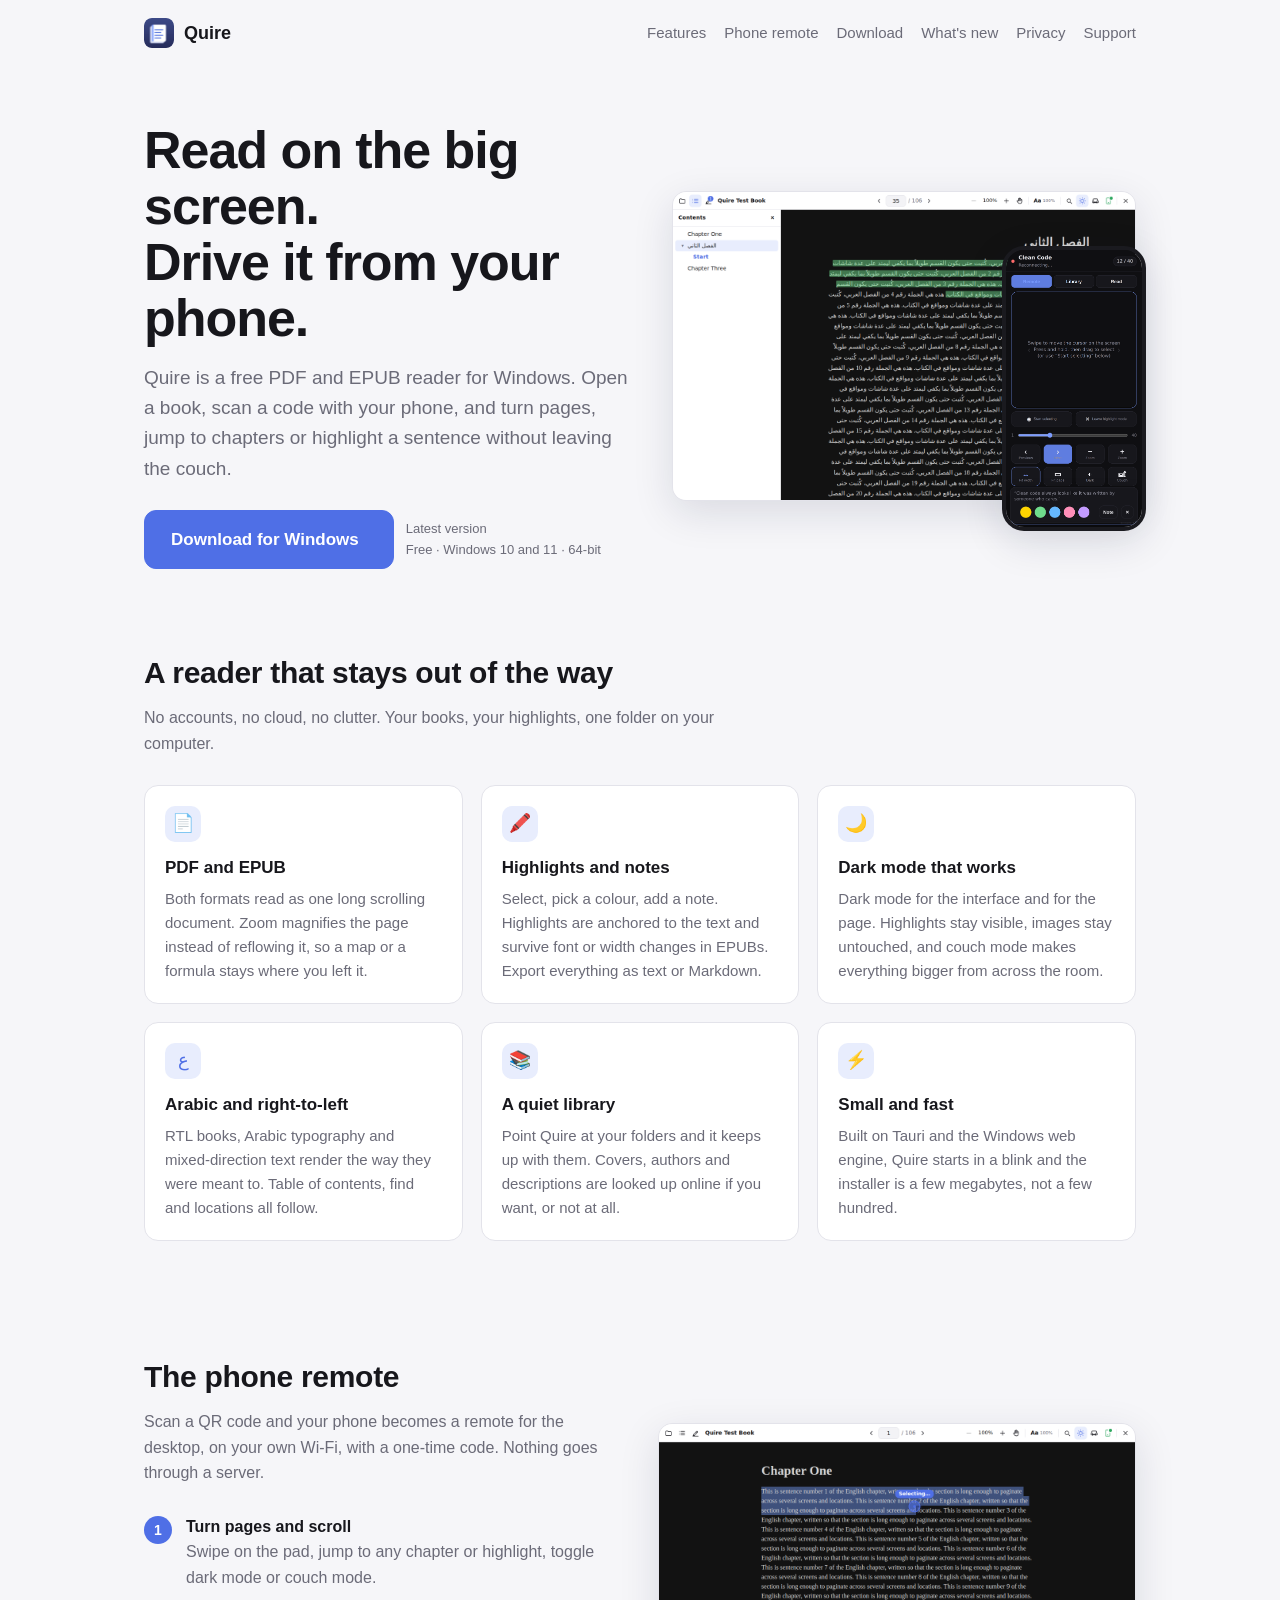
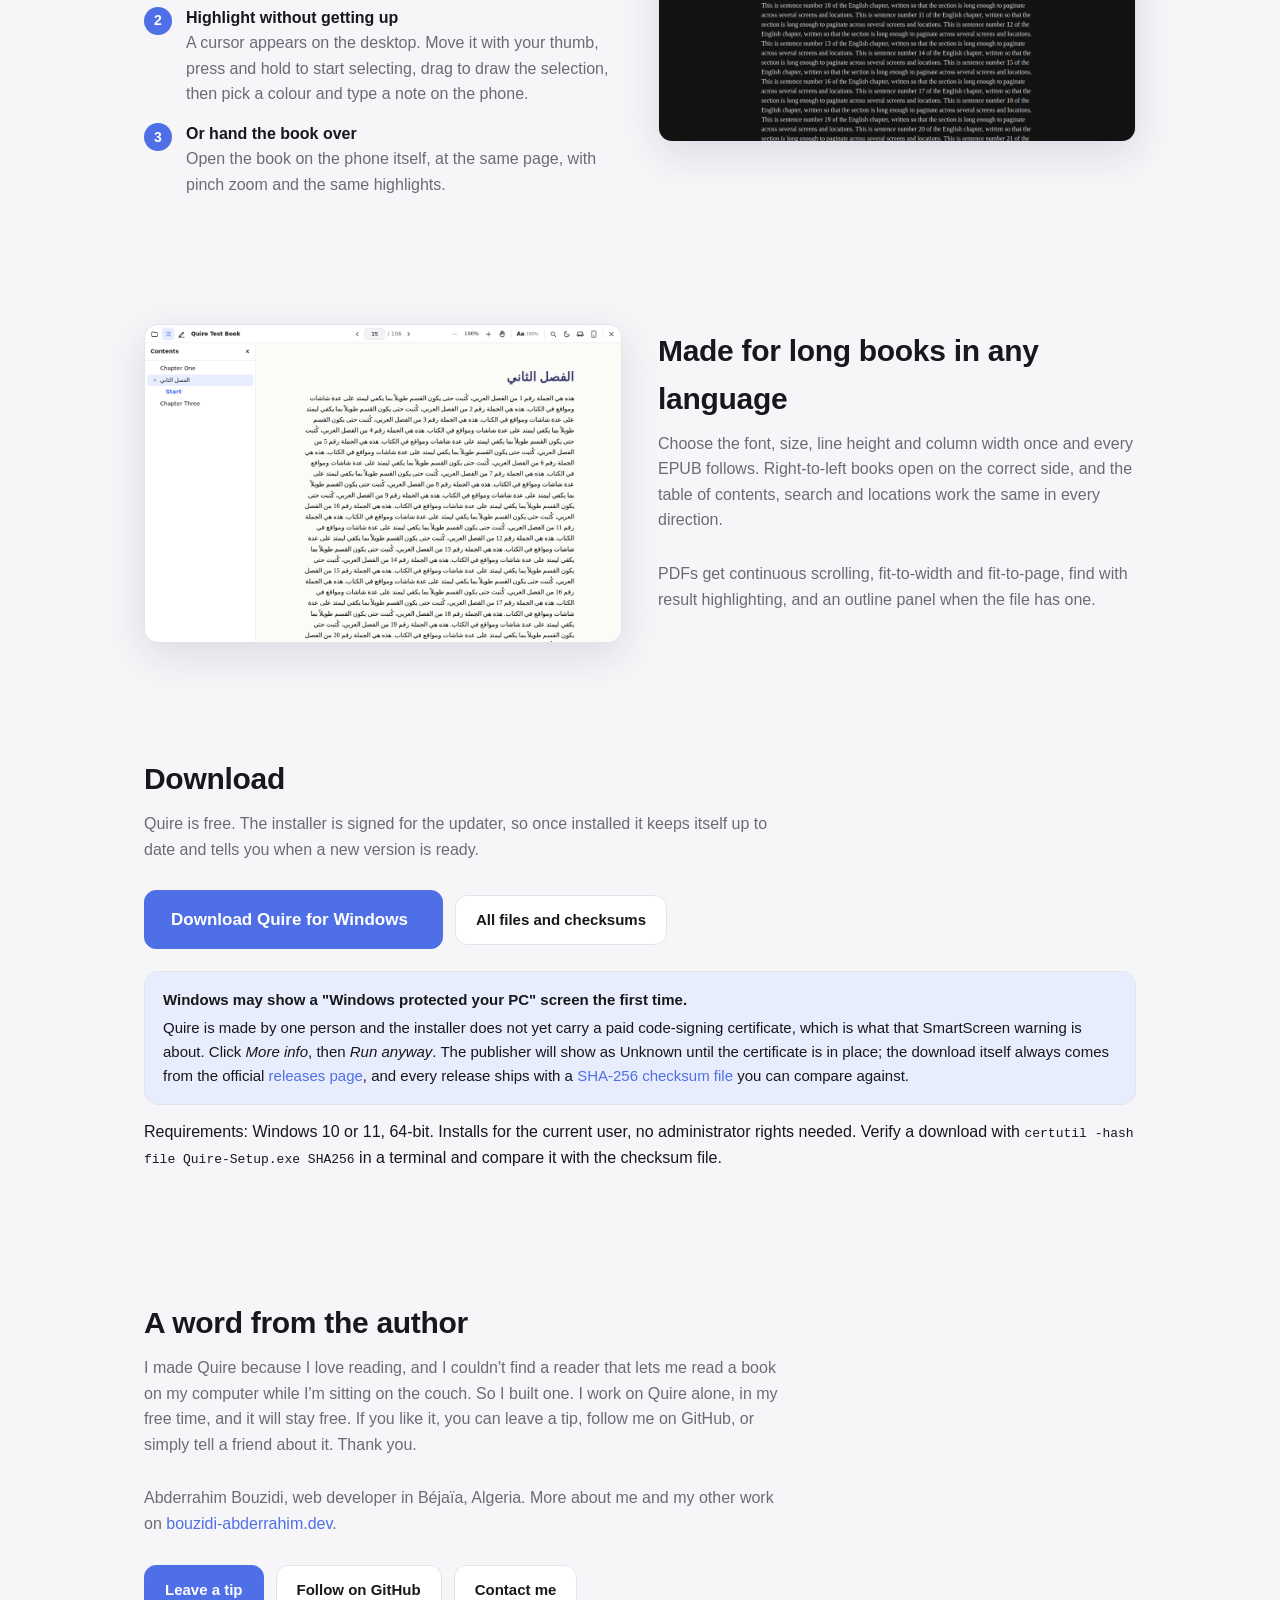
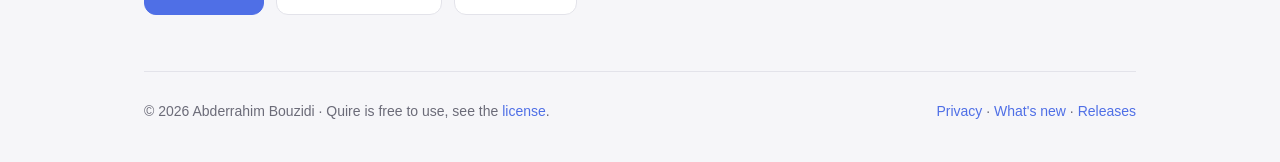
<file: index.html>
<!doctype html>
<html lang="en">
<head>
  <meta charset="utf-8">
  <meta name="viewport" content="width=device-width, initial-scale=1">
  <title>Quire — a free PDF and EPUB reader with a phone remote</title>
  <meta name="description" content="Quire is a fast, free PDF and EPUB reader for Windows. Highlights and notes, dark mode, Arabic and right-to-left books, and a phone remote to turn pages and highlight from your couch.">
  <meta property="og:title" content="Quire — a free PDF and EPUB reader with a phone remote">
  <meta property="og:description" content="Read PDFs and EPUBs on your desktop, turn pages and highlight from your phone. Free, no accounts, no telemetry.">
  <meta property="og:image" content="img/reader-dark.png">
  <meta name="theme-color" content="#4f6fe6">
  <link rel="icon" href="img/favicon.png">
  <link rel="apple-touch-icon" href="img/icon-256.png">
  <link rel="stylesheet" href="style.css">
</head>
<body>
  <div class="wrap">
    <header class="top">
      <a class="brand" href="./"><img src="img/icon-256.png" alt=""> Quire</a>
      <nav class="nav">
        <a href="#features">Features</a>
        <a href="#remote">Phone remote</a>
        <a href="#download">Download</a>
        <a href="changelog.html">What's new</a>
        <a href="privacy.html">Privacy</a>
        <a href="#support">Support</a>
      </nav>
    </header>

    <main>
      <div class="hero">
        <div>
          <h1>Read on the big screen.<br>Drive it from your phone.</h1>
          <p class="lead">Quire is a free PDF and EPUB reader for Windows. Open a book, scan a code with your phone, and turn pages, jump to chapters or highlight a sentence without leaving the couch.</p>
          <div class="cta">
            <a class="btn primary big" href="download/" data-download>
              Download for Windows <small data-version></small>
            </a>
            <span class="meta"><span data-version-line>Latest version</span><br>Free · Windows 10 and 11 · 64-bit<span data-downloads hidden class="dl-count"></span></span>
          </div>
        </div>
        <div class="hero-shots">
          <img class="shot" src="img/reader-dark.png" alt="Quire reading a PDF in dark mode with highlights" width="1280" height="800">
          <img class="phone" src="img/phone-remote.png" alt="The Quire phone remote" width="541" height="1101">
        </div>
      </div>

      <section id="features">
        <h2>A reader that stays out of the way</h2>
        <p class="sub">No accounts, no cloud, no clutter. Your books, your highlights, one folder on your computer.</p>
        <div class="grid">
          <div class="card"><div class="ico">📄</div><h3>PDF and EPUB</h3><p>Both formats read as one long scrolling document. Zoom magnifies the page instead of reflowing it, so a map or a formula stays where you left it.</p></div>
          <div class="card"><div class="ico">🖍️</div><h3>Highlights and notes</h3><p>Select, pick a colour, add a note. Highlights are anchored to the text and survive font or width changes in EPUBs. Export everything as text or Markdown.</p></div>
          <div class="card"><div class="ico">🌙</div><h3>Dark mode that works</h3><p>Dark mode for the interface and for the page. Highlights stay visible, images stay untouched, and couch mode makes everything bigger from across the room.</p></div>
          <div class="card"><div class="ico">ع</div><h3>Arabic and right-to-left</h3><p>RTL books, Arabic typography and mixed-direction text render the way they were meant to. Table of contents, find and locations all follow.</p></div>
          <div class="card"><div class="ico">📚</div><h3>A quiet library</h3><p>Point Quire at your folders and it keeps up with them. Covers, authors and descriptions are looked up online if you want, or not at all.</p></div>
          <div class="card"><div class="ico">⚡</div><h3>Small and fast</h3><p>Built on Tauri and the Windows web engine, Quire starts in a blink and the installer is a few megabytes, not a few hundred.</p></div>
        </div>
      </section>

      <section id="remote">
        <div class="split">
          <div>
            <h2>The phone remote</h2>
            <p class="sub">Scan a QR code and your phone becomes a remote for the desktop, on your own Wi-Fi, with a one-time code. Nothing goes through a server.</p>
            <ol class="steps">
              <li><b>Turn pages and scroll</b>Swipe on the pad, jump to any chapter or highlight, toggle dark mode or couch mode.</li>
              <li><b>Highlight without getting up</b>A cursor appears on the desktop. Move it with your thumb, press and hold to start selecting, drag to draw the selection, then pick a colour and type a note on the phone.</li>
              <li><b>Or hand the book over</b>Open the book on the phone itself, at the same page, with pinch zoom and the same highlights.</li>
            </ol>
          </div>
          <img class="shot" src="img/remote-cursor.png" alt="Selecting text on the desktop with the remote cursor" width="1280" height="800">
        </div>
      </section>

      <section>
        <div class="split reverse">
          <div>
            <h2>Made for long books in any language</h2>
            <p class="sub">Choose the font, size, line height and column width once and every EPUB follows. Right-to-left books open on the correct side, and the table of contents, search and locations work the same in every direction.</p>
            <p class="sub">PDFs get continuous scrolling, fit-to-width and fit-to-page, find with result highlighting, and an outline panel when the file has one.</p>
          </div>
          <img class="shot" src="img/reader-arabic.png" alt="An Arabic EPUB in Quire" width="1280" height="800">
        </div>
      </section>

      <section id="download">
        <h2>Download</h2>
        <p class="sub">Quire is free. The installer is signed for the updater, so once installed it keeps itself up to date and tells you when a new version is ready.</p>
        <div class="cta" style="margin-bottom:22px">
          <a class="btn primary big" href="download/" data-download>Download Quire for Windows <small data-version></small></a>
          <a class="btn" href="https://github.com/moumbou/quire-releases/releases/latest" data-release-page>All files and checksums</a>
        </div>
        <div class="note">
          <b>Windows may show a "Windows protected your PC" screen the first time.</b>
          Quire is made by one person and the installer does not yet carry a paid code-signing certificate, which is what that SmartScreen warning is about. Click <i>More info</i>, then <i>Run anyway</i>. The publisher will show as Unknown until the certificate is in place; the download itself always comes from the official
          <a href="https://github.com/moumbou/quire-releases/releases" >releases page</a>, and every release ships with a <a href="https://github.com/moumbou/quire-releases/releases/latest" data-sums>SHA-256 checksum file</a> you can compare against.
        </div>
        <p class="small muted" style="margin-top:14px">Requirements: Windows 10 or 11, 64-bit. Installs for the current user, no administrator rights needed. Verify a download with <code>certutil -hashfile Quire-Setup.exe SHA256</code> in a terminal and compare it with the checksum file.</p>
      </section>

      <section id="support">
        <h2>A word from the author</h2>
        <p class="sub">I made Quire because I love reading, and I couldn't find a reader that lets me read a book on my computer while I'm sitting on the couch. So I built one. I work on Quire alone, in my free time, and it will stay free. If you like it, you can leave a tip, follow me on GitHub, or simply tell a friend about it. Thank you.</p>
        <p class="sub">Abderrahim Bouzidi, web developer in Béjaïa, Algeria. More about me and my other work on <a href="https://bouzidi-abderrahim.dev/en">bouzidi-abderrahim.dev</a>.</p>
        <div class="cta">
          <a class="btn primary" href="https://ko-fi.com/moumbou">Leave a tip</a>
          <a class="btn" href="https://github.com/moumbou">Follow on GitHub</a>
          <a class="btn" href="https://bouzidi-abderrahim.dev/en#contact">Contact me</a>
        </div>
      </section>
    </main>

    <footer>
      <span>© 2026 Abderrahim Bouzidi · Quire is free to use, see the <a href="license.html">license</a>.</span>
      <span><a href="privacy.html">Privacy</a> · <a href="changelog.html">What's new</a> · <a href="https://github.com/moumbou/quire-releases/releases">Releases</a></span>
    </footer>
  </div>
  <script src="site.js"></script>
</body>
</html>
</file>
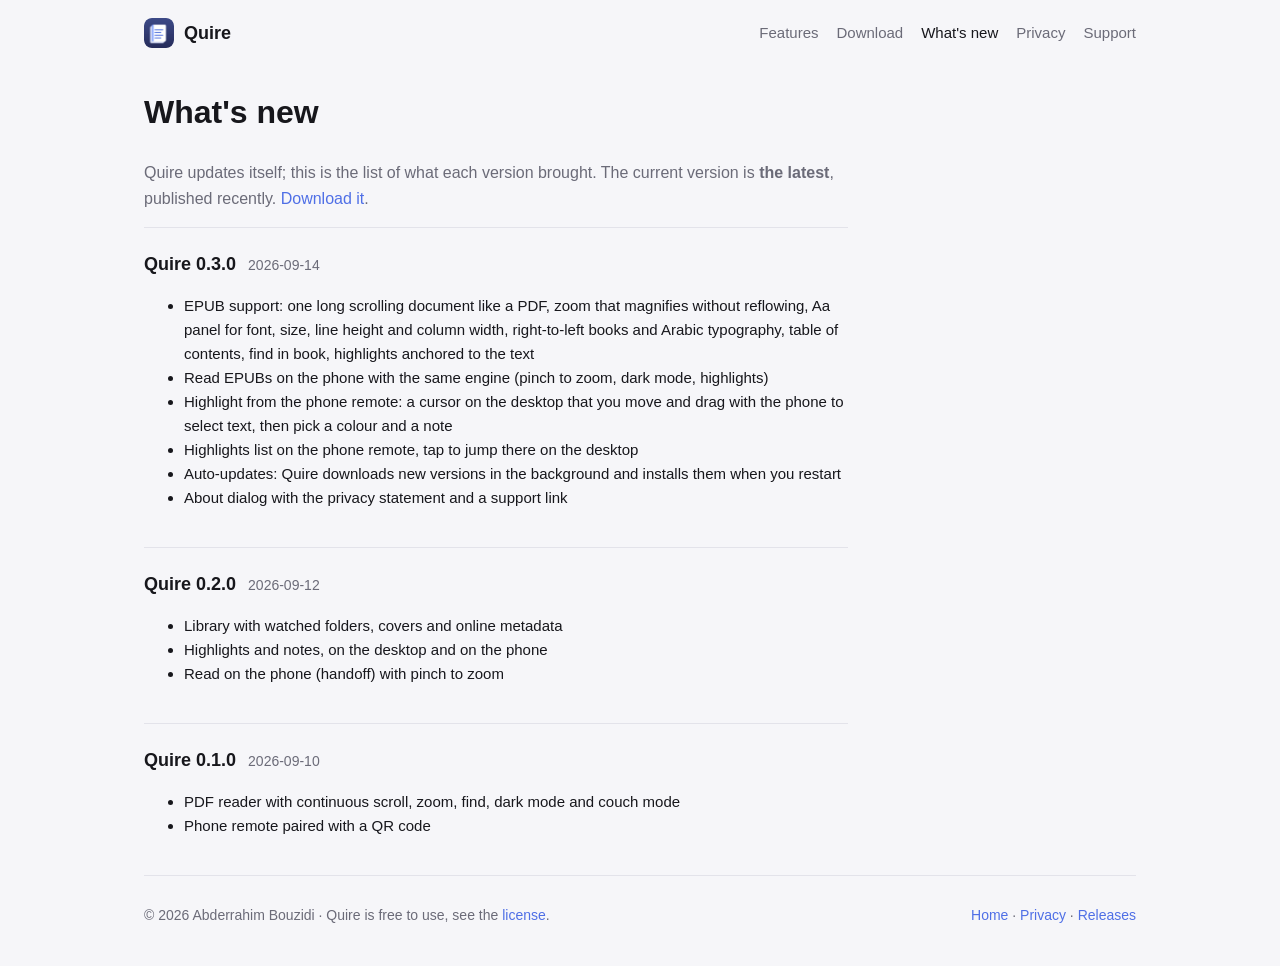
<file: changelog.html>
<!doctype html>
<html lang="en">
<head>
  <meta charset="utf-8">
  <meta name="viewport" content="width=device-width, initial-scale=1">
  <title>What's new — Quire</title>
  <meta name="description" content="Release notes for every version of Quire.">
  <link rel="icon" href="img/favicon.png">
  <link rel="stylesheet" href="style.css">
</head>
<body>
  <div class="wrap">
    <header class="top">
      <a class="brand" href="./"><img src="img/icon-256.png" alt=""> Quire</a>
      <nav class="nav">
        <a href="./#features">Features</a>
        <a href="./#download">Download</a>
        <a href="changelog.html" class="on">What's new</a>
        <a href="privacy.html">Privacy</a>
        <a href="./#support">Support</a>
      </nav>
    </header>

    <main class="prose">
      <h1>What's new</h1>
      <p class="muted">Quire updates itself; this is the list of what each version brought. The current version is <b data-version>the latest</b>, published <span data-date>recently</span>. <a href="download/" data-download>Download it</a>.</p>
      <div data-changelog>
<article class="release" id="v0.3.0"><h3>Quire 0.3.0 <span class="date">2026-09-14</span></h3><div class="body"><ul><li>EPUB support: one long scrolling document like a PDF, zoom that magnifies without reflowing, Aa panel for font, size, line height and column width, right-to-left books and Arabic typography, table of contents, find in book, highlights anchored to the text</li><li>Read EPUBs on the phone with the same engine (pinch to zoom, dark mode, highlights)</li><li>Highlight from the phone remote: a cursor on the desktop that you move and drag with the phone to select text, then pick a colour and a note</li><li>Highlights list on the phone remote, tap to jump there on the desktop</li><li>Auto-updates: Quire downloads new versions in the background and installs them when you restart</li><li>About dialog with the privacy statement and a support link</li></ul></div></article>
<article class="release" id="v0.2.0"><h3>Quire 0.2.0 <span class="date">2026-09-12</span></h3><div class="body"><ul><li>Library with watched folders, covers and online metadata</li><li>Highlights and notes, on the desktop and on the phone</li><li>Read on the phone (handoff) with pinch to zoom</li></ul></div></article>
<article class="release" id="v0.1.0"><h3>Quire 0.1.0 <span class="date">2026-09-10</span></h3><div class="body"><ul><li>PDF reader with continuous scroll, zoom, find, dark mode and couch mode</li><li>Phone remote paired with a QR code</li></ul></div></article>
      </div>
    </main>

    <footer>
      <span>© 2026 Abderrahim Bouzidi · Quire is free to use, see the <a href="license.html">license</a>.</span>
      <span><a href="./">Home</a> · <a href="privacy.html">Privacy</a> · <a href="https://github.com/moumbou/quire-releases/releases">Releases</a></span>
    </footer>
  </div>
  <script src="site.js"></script>
</body>
</html>
</file>
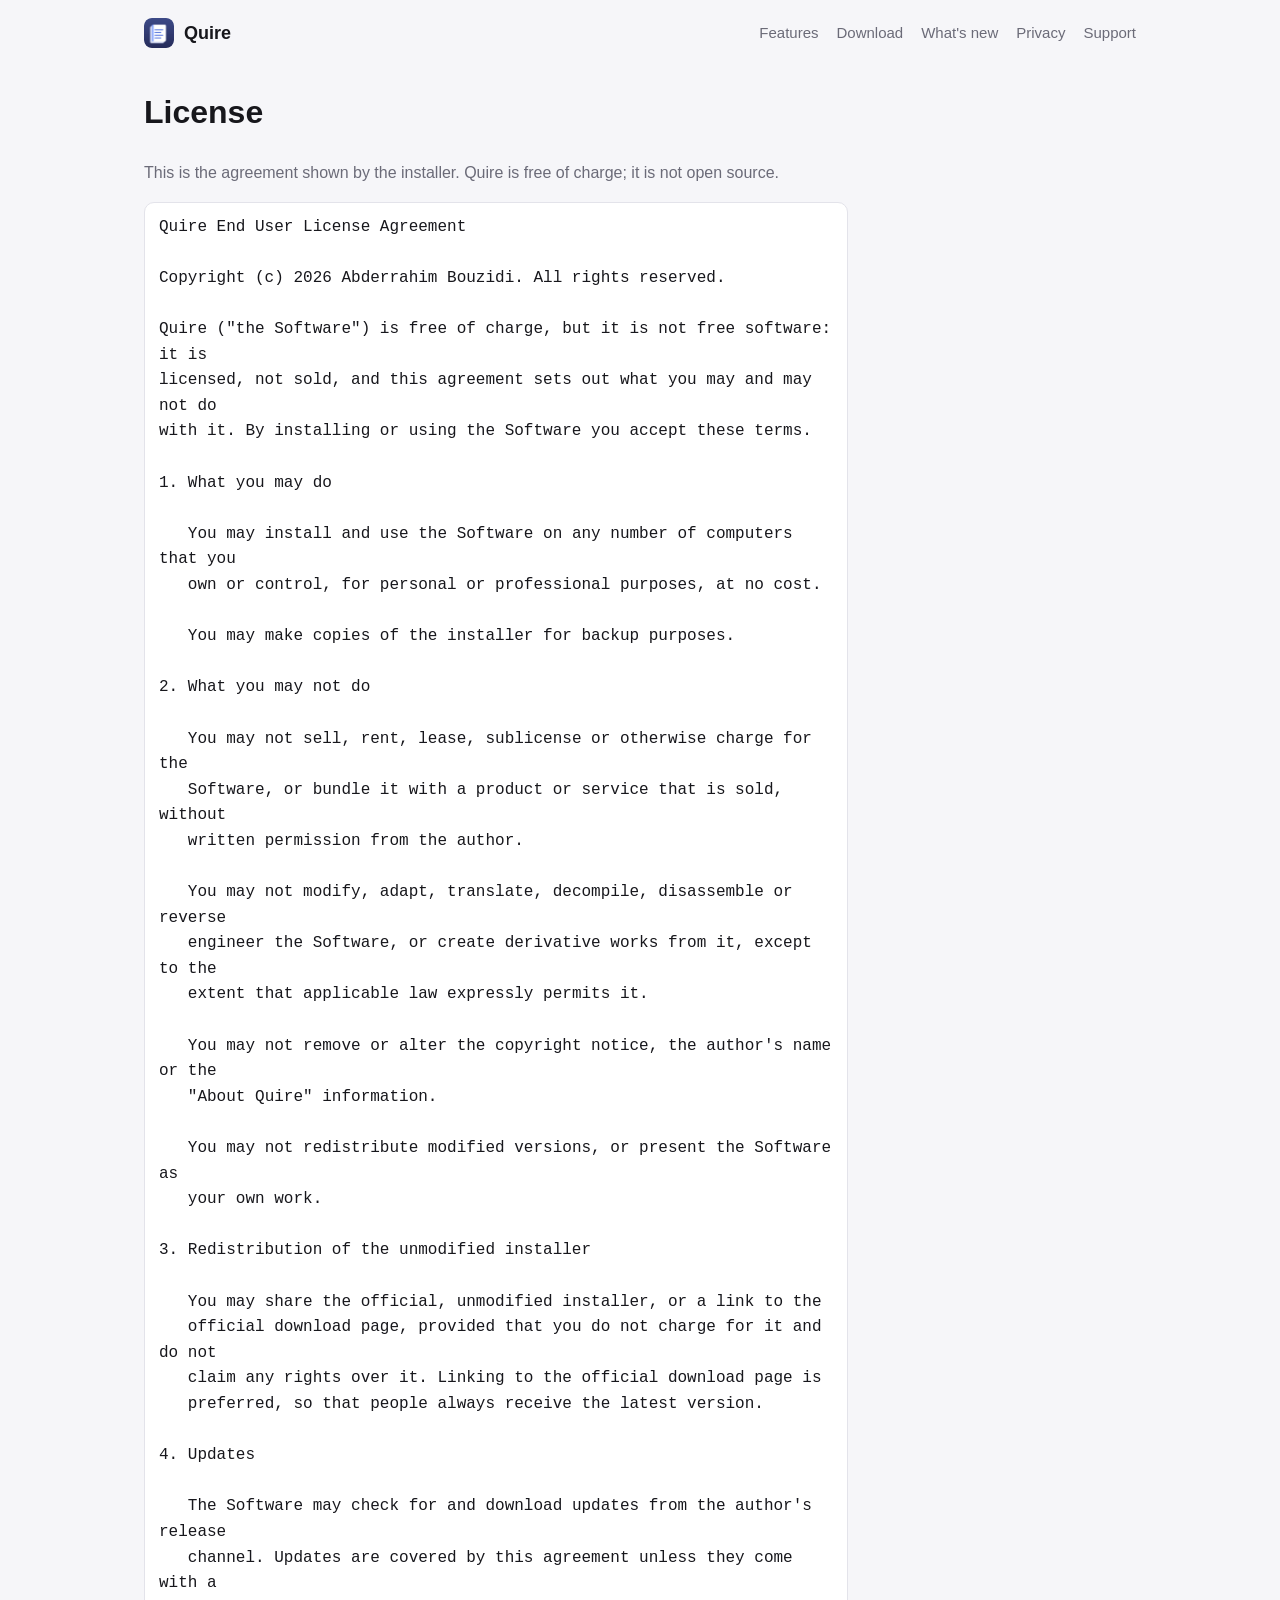
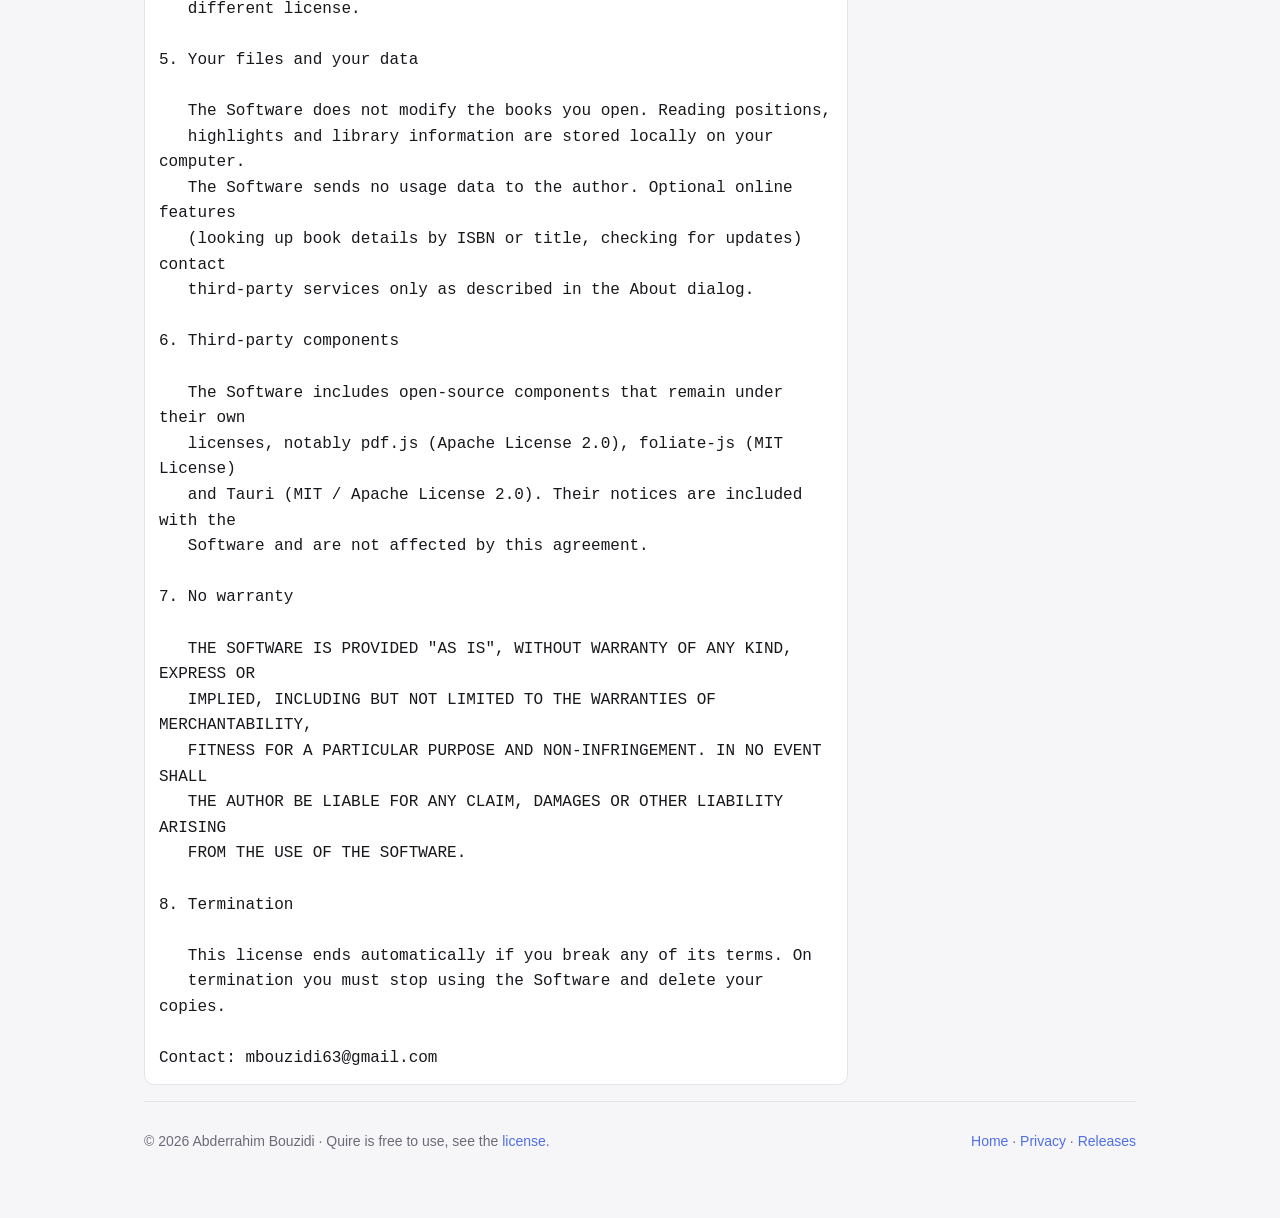
<file: license.html>
<!doctype html>
<html lang="en">
<head>
  <meta charset="utf-8">
  <meta name="viewport" content="width=device-width, initial-scale=1">
  <title>License — Quire</title>
  <meta name="description" content="The Quire end user license: free to use, not for resale or modification.">
  <link rel="icon" href="img/favicon.png">
  <link rel="stylesheet" href="style.css">
</head>
<body>
  <div class="wrap">
    <header class="top">
      <a class="brand" href="./"><img src="img/icon-256.png" alt=""> Quire</a>
      <nav class="nav">
        <a href="./#features">Features</a>
        <a href="./#download">Download</a>
        <a href="changelog.html">What's new</a>
        <a href="privacy.html">Privacy</a>
        <a href="./#support">Support</a>
      </nav>
    </header>

    <main class="prose">
      <h1>License</h1>
      <p class="muted">This is the agreement shown by the installer. Quire is free of charge; it is not open source.</p>
      <pre style="white-space:pre-wrap;font:15px/1.6 inherit">Quire End User License Agreement

Copyright (c) 2026 Abderrahim Bouzidi. All rights reserved.

Quire (&quot;the Software&quot;) is free of charge, but it is not free software: it is
licensed, not sold, and this agreement sets out what you may and may not do
with it. By installing or using the Software you accept these terms.

1. What you may do

   You may install and use the Software on any number of computers that you
   own or control, for personal or professional purposes, at no cost.

   You may make copies of the installer for backup purposes.

2. What you may not do

   You may not sell, rent, lease, sublicense or otherwise charge for the
   Software, or bundle it with a product or service that is sold, without
   written permission from the author.

   You may not modify, adapt, translate, decompile, disassemble or reverse
   engineer the Software, or create derivative works from it, except to the
   extent that applicable law expressly permits it.

   You may not remove or alter the copyright notice, the author&#x27;s name or the
   &quot;About Quire&quot; information.

   You may not redistribute modified versions, or present the Software as
   your own work.

3. Redistribution of the unmodified installer

   You may share the official, unmodified installer, or a link to the
   official download page, provided that you do not charge for it and do not
   claim any rights over it. Linking to the official download page is
   preferred, so that people always receive the latest version.

4. Updates

   The Software may check for and download updates from the author&#x27;s release
   channel. Updates are covered by this agreement unless they come with a
   different license.

5. Your files and your data

   The Software does not modify the books you open. Reading positions,
   highlights and library information are stored locally on your computer.
   The Software sends no usage data to the author. Optional online features
   (looking up book details by ISBN or title, checking for updates) contact
   third-party services only as described in the About dialog.

6. Third-party components

   The Software includes open-source components that remain under their own
   licenses, notably pdf.js (Apache License 2.0), foliate-js (MIT License)
   and Tauri (MIT / Apache License 2.0). Their notices are included with the
   Software and are not affected by this agreement.

7. No warranty

   THE SOFTWARE IS PROVIDED &quot;AS IS&quot;, WITHOUT WARRANTY OF ANY KIND, EXPRESS OR
   IMPLIED, INCLUDING BUT NOT LIMITED TO THE WARRANTIES OF MERCHANTABILITY,
   FITNESS FOR A PARTICULAR PURPOSE AND NON-INFRINGEMENT. IN NO EVENT SHALL
   THE AUTHOR BE LIABLE FOR ANY CLAIM, DAMAGES OR OTHER LIABILITY ARISING
   FROM THE USE OF THE SOFTWARE.

8. Termination

   This license ends automatically if you break any of its terms. On
   termination you must stop using the Software and delete your copies.

Contact: mbouzidi63@gmail.com
</pre>
    </main>

    <footer>
      <span>© 2026 Abderrahim Bouzidi · Quire is free to use, see the <a href="license.html">license</a>.</span>
      <span><a href="./">Home</a> · <a href="privacy.html">Privacy</a> · <a href="https://github.com/moumbou/quire-releases/releases">Releases</a></span>
    </footer>
  </div>
</body>
</html>
</file>
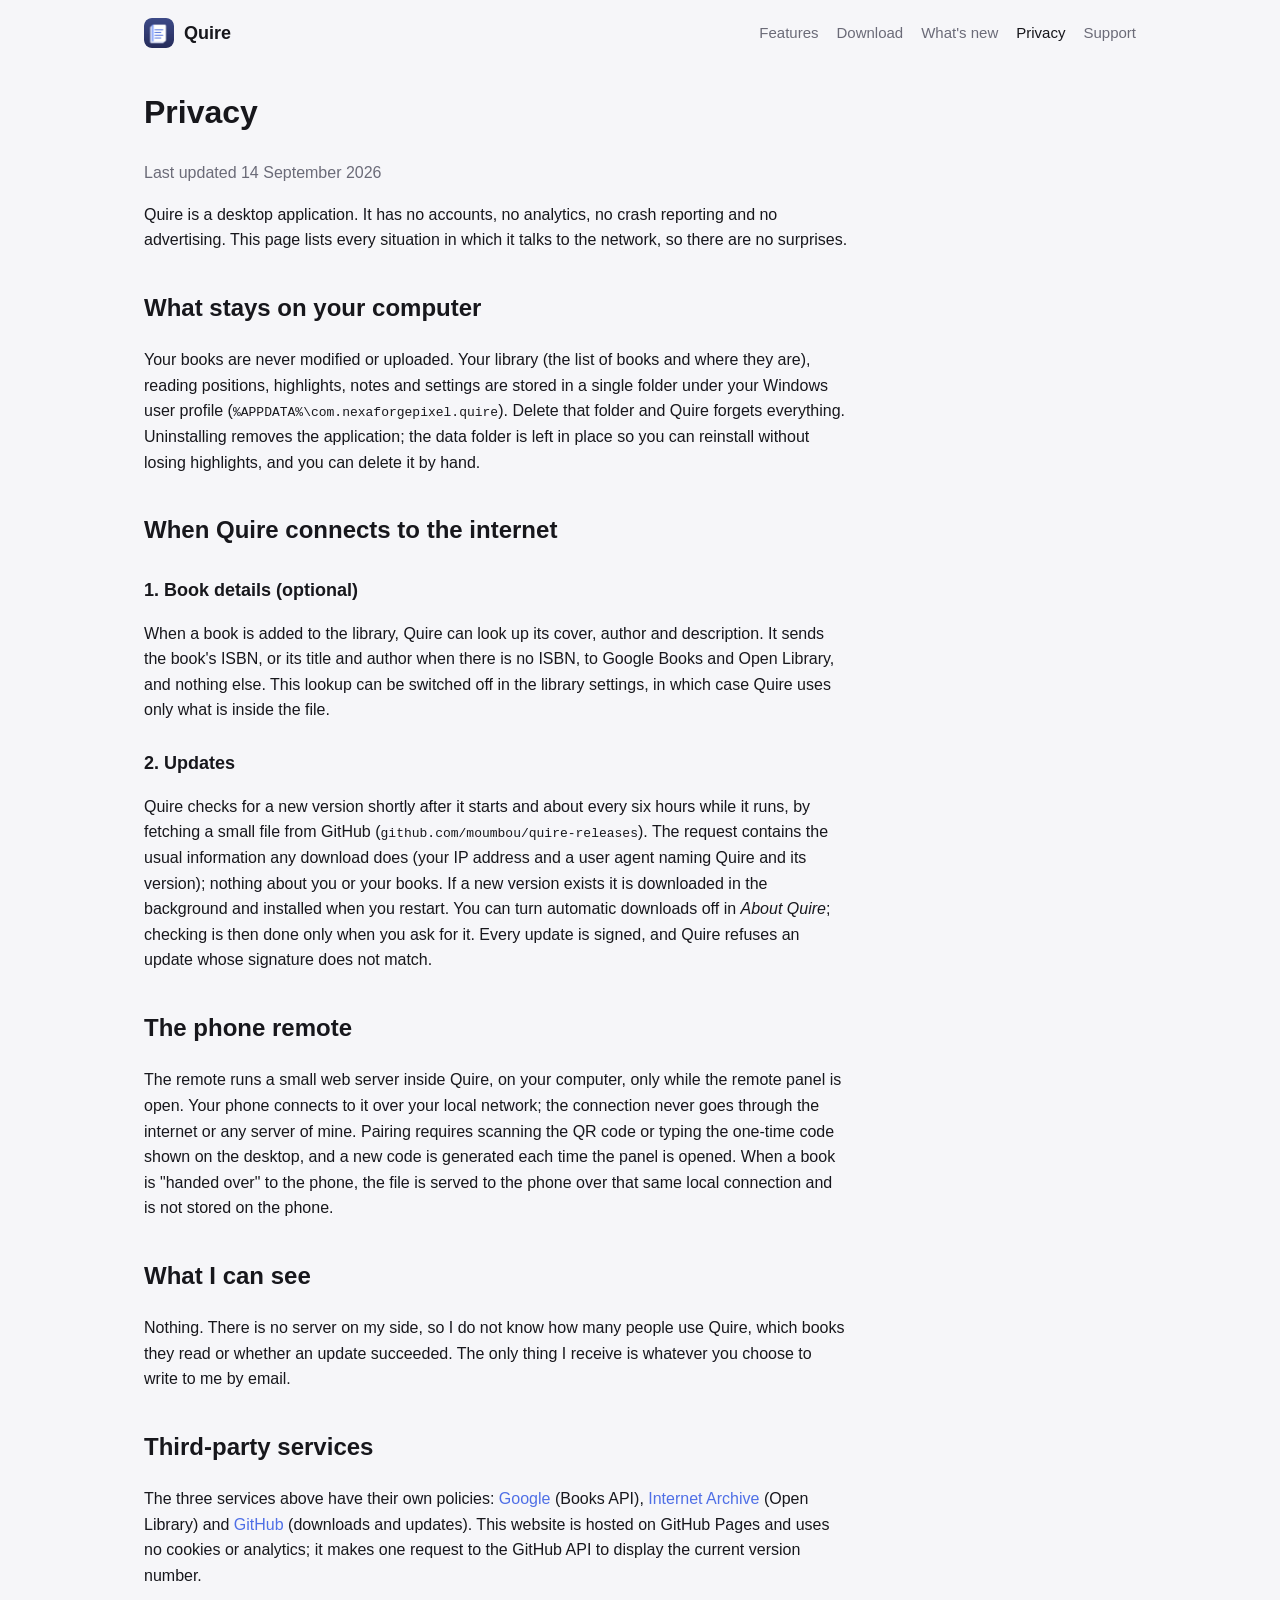
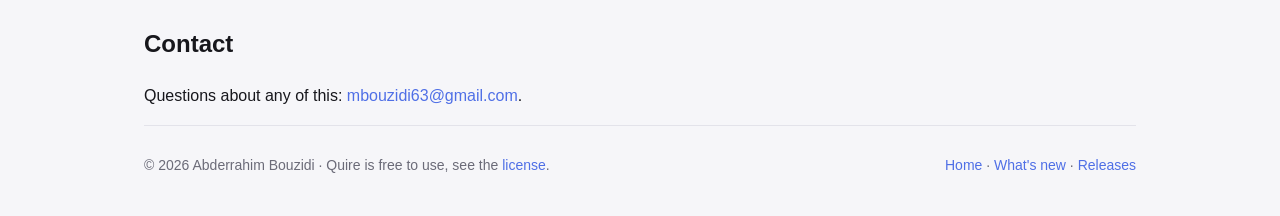
<file: privacy.html>
<!doctype html>
<html lang="en">
<head>
  <meta charset="utf-8">
  <meta name="viewport" content="width=device-width, initial-scale=1">
  <title>Privacy — Quire</title>
  <meta name="description" content="What Quire does with your data: nothing leaves your computer except an optional book lookup and an update check.">
  <link rel="icon" href="img/favicon.png">
  <link rel="stylesheet" href="style.css">
</head>
<body>
  <div class="wrap">
    <header class="top">
      <a class="brand" href="./"><img src="img/icon-256.png" alt=""> Quire</a>
      <nav class="nav">
        <a href="./#features">Features</a>
        <a href="./#download">Download</a>
        <a href="changelog.html">What's new</a>
        <a href="privacy.html" class="on">Privacy</a>
        <a href="./#support">Support</a>
      </nav>
    </header>

    <main class="prose">
      <h1>Privacy</h1>
      <p class="muted">Last updated 14 September 2026</p>

      <p>Quire is a desktop application. It has no accounts, no analytics, no crash reporting and no advertising. This page lists every situation in which it talks to the network, so there are no surprises.</p>

      <h2>What stays on your computer</h2>
      <p>Your books are never modified or uploaded. Your library (the list of books and where they are), reading positions, highlights, notes and settings are stored in a single folder under your Windows user profile (<code>%APPDATA%\com.nexaforgepixel.quire</code>). Delete that folder and Quire forgets everything. Uninstalling removes the application; the data folder is left in place so you can reinstall without losing highlights, and you can delete it by hand.</p>

      <h2>When Quire connects to the internet</h2>
      <h3>1. Book details (optional)</h3>
      <p>When a book is added to the library, Quire can look up its cover, author and description. It sends the book's ISBN, or its title and author when there is no ISBN, to Google Books and Open Library, and nothing else. This lookup can be switched off in the library settings, in which case Quire uses only what is inside the file.</p>
      <h3>2. Updates</h3>
      <p>Quire checks for a new version shortly after it starts and about every six hours while it runs, by fetching a small file from GitHub (<code>github.com/moumbou/quire-releases</code>). The request contains the usual information any download does (your IP address and a user agent naming Quire and its version); nothing about you or your books. If a new version exists it is downloaded in the background and installed when you restart. You can turn automatic downloads off in <i>About Quire</i>; checking is then done only when you ask for it. Every update is signed, and Quire refuses an update whose signature does not match.</p>

      <h2>The phone remote</h2>
      <p>The remote runs a small web server inside Quire, on your computer, only while the remote panel is open. Your phone connects to it over your local network; the connection never goes through the internet or any server of mine. Pairing requires scanning the QR code or typing the one-time code shown on the desktop, and a new code is generated each time the panel is opened. When a book is "handed over" to the phone, the file is served to the phone over that same local connection and is not stored on the phone.</p>

      <h2>What I can see</h2>
      <p>Nothing. There is no server on my side, so I do not know how many people use Quire, which books they read or whether an update succeeded. The only thing I receive is whatever you choose to write to me by email.</p>

      <h2>Third-party services</h2>
      <p>The three services above have their own policies: <a href="https://policies.google.com/privacy">Google</a> (Books API), <a href="https://archive.org/about/terms.php">Internet Archive</a> (Open Library) and <a href="https://docs.github.com/en/site-policy/privacy-policies/github-general-privacy-statement">GitHub</a> (downloads and updates). This website is hosted on GitHub Pages and uses no cookies or analytics; it makes one request to the GitHub API to display the current version number.</p>

      <h2>Contact</h2>
      <p>Questions about any of this: <a href="mailto:mbouzidi63@gmail.com?subject=Quire%20privacy">mbouzidi63@gmail.com</a>.</p>
    </main>

    <footer>
      <span>© 2026 Abderrahim Bouzidi · Quire is free to use, see the <a href="license.html">license</a>.</span>
      <span><a href="./">Home</a> · <a href="changelog.html">What's new</a> · <a href="https://github.com/moumbou/quire-releases/releases">Releases</a></span>
    </footer>
  </div>
</body>
</html>
</file>
<file: style.css>
:root {
  --bg: #f6f6f9;
  --panel: #ffffff;
  --text: #17171c;
  --muted: #6b6b78;
  --line: #e3e3ea;
  --accent: #4f6fe6;
  --accent-soft: #e8edfd;
  --paper: #fbfbf8;
  --radius: 14px;
  --shadow: 0 12px 40px rgba(20, 24, 60, 0.12);
}
@media (prefers-color-scheme: dark) {
  :root {
    --bg: #101014;
    --panel: #18181e;
    --text: #ececf1;
    --muted: #9a9aa8;
    --line: #2a2a33;
    --accent: #8aa2ff;
    --accent-soft: #232a45;
    --paper: #121212;
    --shadow: 0 12px 40px rgba(0, 0, 0, 0.5);
  }
}
* {
  box-sizing: border-box;
}
html {
  scroll-behavior: smooth;
}
body {
  margin: 0;
  font: 16px/1.6 -apple-system, "Segoe UI", Roboto, Helvetica, Arial, sans-serif;
  color: var(--text);
  background: var(--bg);
  -webkit-font-smoothing: antialiased;
}
a {
  color: var(--accent);
  text-decoration: none;
}
a:hover {
  text-decoration: underline;
}
img {
  max-width: 100%;
  height: auto;
  display: block;
}
.wrap {
  max-width: 1040px;
  margin: 0 auto;
  padding: 0 24px;
}

/* Header */
.top {
  display: flex;
  align-items: center;
  justify-content: space-between;
  gap: 16px;
  padding: 18px 0;
}
.brand {
  display: flex;
  align-items: center;
  gap: 10px;
  font-weight: 700;
  font-size: 18px;
  color: var(--text);
}
.brand img {
  width: 30px;
  height: 30px;
  border-radius: 8px;
}
.nav {
  display: flex;
  gap: 18px;
  flex-wrap: wrap;
  font-size: 15px;
}
.nav a {
  color: var(--muted);
}
.nav a:hover,
.nav a.on {
  color: var(--text);
  text-decoration: none;
}

/* Buttons */
.btn {
  display: inline-flex;
  align-items: center;
  gap: 8px;
  padding: 12px 20px;
  border-radius: 12px;
  border: 1px solid var(--line);
  background: var(--panel);
  color: var(--text);
  font-weight: 600;
  font-size: 15px;
  cursor: pointer;
  transition: transform 0.08s, box-shadow 0.15s;
}
.btn:hover {
  text-decoration: none;
  transform: translateY(-1px);
  box-shadow: 0 6px 20px rgba(0, 0, 0, 0.12);
}
.btn.primary {
  background: var(--accent);
  border-color: var(--accent);
  color: #fff;
}
.btn.big {
  padding: 15px 26px;
  font-size: 17px;
}
.btn small {
  font-weight: 500;
  opacity: 0.85;
  font-size: 13px;
}

/* Hero */
.hero {
  padding: 56px 0 24px;
  display: grid;
  grid-template-columns: 1.05fr 1fr;
  gap: 40px;
  align-items: center;
}
.hero h1 {
  font-size: clamp(34px, 5vw, 52px);
  line-height: 1.08;
  letter-spacing: -0.02em;
  margin: 0 0 16px;
}
.hero p.lead {
  font-size: 19px;
  color: var(--muted);
  margin: 0 0 26px;
  max-width: 34em;
}
.cta {
  display: flex;
  gap: 12px;
  align-items: center;
  flex-wrap: wrap;
}
.cta .meta {
  font-size: 13px;
  color: var(--muted);
}
.dl-count::before {
  content: " · ";
}
.dl-count {
  color: var(--text);
  font-weight: 600;
}
.shot {
  border-radius: var(--radius);
  box-shadow: var(--shadow);
  border: 1px solid var(--line);
  overflow: hidden;
  background: var(--panel);
}
.hero-shots {
  position: relative;
}
.hero-shots .phone {
  position: absolute;
  right: -10px;
  bottom: -30px;
  width: 31%;
  border-radius: 22px;
  border: 4px solid #1a1a1f;
  box-shadow: var(--shadow);
}

/* Sections */
section {
  padding: 56px 0;
}
section h2 {
  font-size: 30px;
  letter-spacing: -0.01em;
  margin: 0 0 8px;
}
section .sub {
  color: var(--muted);
  margin: 0 0 28px;
  max-width: 40em;
}
.grid {
  display: grid;
  grid-template-columns: repeat(3, 1fr);
  gap: 18px;
}
.card {
  background: var(--panel);
  border: 1px solid var(--line);
  border-radius: var(--radius);
  padding: 20px;
}
.card h3 {
  margin: 0 0 6px;
  font-size: 17px;
}
.card p {
  margin: 0;
  color: var(--muted);
  font-size: 15px;
}
.card .ico {
  width: 36px;
  height: 36px;
  border-radius: 10px;
  background: var(--accent-soft);
  color: var(--accent);
  display: grid;
  place-items: center;
  font-size: 18px;
  margin-bottom: 12px;
}
.split {
  display: grid;
  grid-template-columns: 1fr 1fr;
  gap: 36px;
  align-items: center;
}
.split.reverse > :first-child {
  order: 2;
}
.steps {
  counter-reset: s;
  padding: 0;
  margin: 0;
  list-style: none;
}
.steps li {
  counter-increment: s;
  position: relative;
  padding-left: 42px;
  margin: 0 0 14px;
  color: var(--muted);
}
.steps li b {
  color: var(--text);
  display: block;
}
.steps li::before {
  content: counter(s);
  position: absolute;
  left: 0;
  top: 2px;
  width: 28px;
  height: 28px;
  border-radius: 50%;
  background: var(--accent);
  color: #fff;
  font-weight: 700;
  font-size: 14px;
  display: grid;
  place-items: center;
}

/* Download / notes */
.note {
  background: var(--accent-soft);
  border: 1px solid var(--line);
  border-radius: var(--radius);
  padding: 16px 18px;
  font-size: 15px;
}
.note b {
  display: block;
  margin-bottom: 4px;
}
code,
.mono {
  font-family: ui-monospace, "Cascadia Mono", Consolas, monospace;
  font-size: 13px;
  word-break: break-all;
}
pre {
  background: var(--panel);
  border: 1px solid var(--line);
  border-radius: 10px;
  padding: 12px 14px;
  overflow-x: auto;
}
.prose {
  max-width: 44em;
}
.prose h2 {
  font-size: 24px;
  margin-top: 36px;
}
.prose h3 {
  font-size: 18px;
  margin: 26px 0 6px;
}
.prose p,
.prose li {
  color: var(--text);
}
.prose .muted {
  color: var(--muted);
}

/* Changelog */
.release {
  border-top: 1px solid var(--line);
  padding: 22px 0;
}
.release h3 {
  margin: 0 0 4px;
  display: flex;
  gap: 12px;
  align-items: baseline;
}
.release .date {
  color: var(--muted);
  font-weight: 400;
  font-size: 14px;
}
.release .body {
  white-space: pre-wrap;
  color: var(--muted);
  font-size: 15px;
}
.release .body h4 {
  margin: 12px 0 4px;
  color: var(--text);
}

/* Footer */
footer {
  border-top: 1px solid var(--line);
  padding: 28px 0 40px;
  color: var(--muted);
  font-size: 14px;
  display: flex;
  justify-content: space-between;
  gap: 16px;
  flex-wrap: wrap;
}

@media (max-width: 860px) {
  .hero,
  .split,
  .grid {
    grid-template-columns: 1fr;
  }
  .split.reverse > :first-child {
    order: 0;
  }
  .hero {
    padding-top: 28px;
  }
  .hero-shots .phone {
    right: 0;
    bottom: -16px;
    width: 34%;
  }
}
</file>
